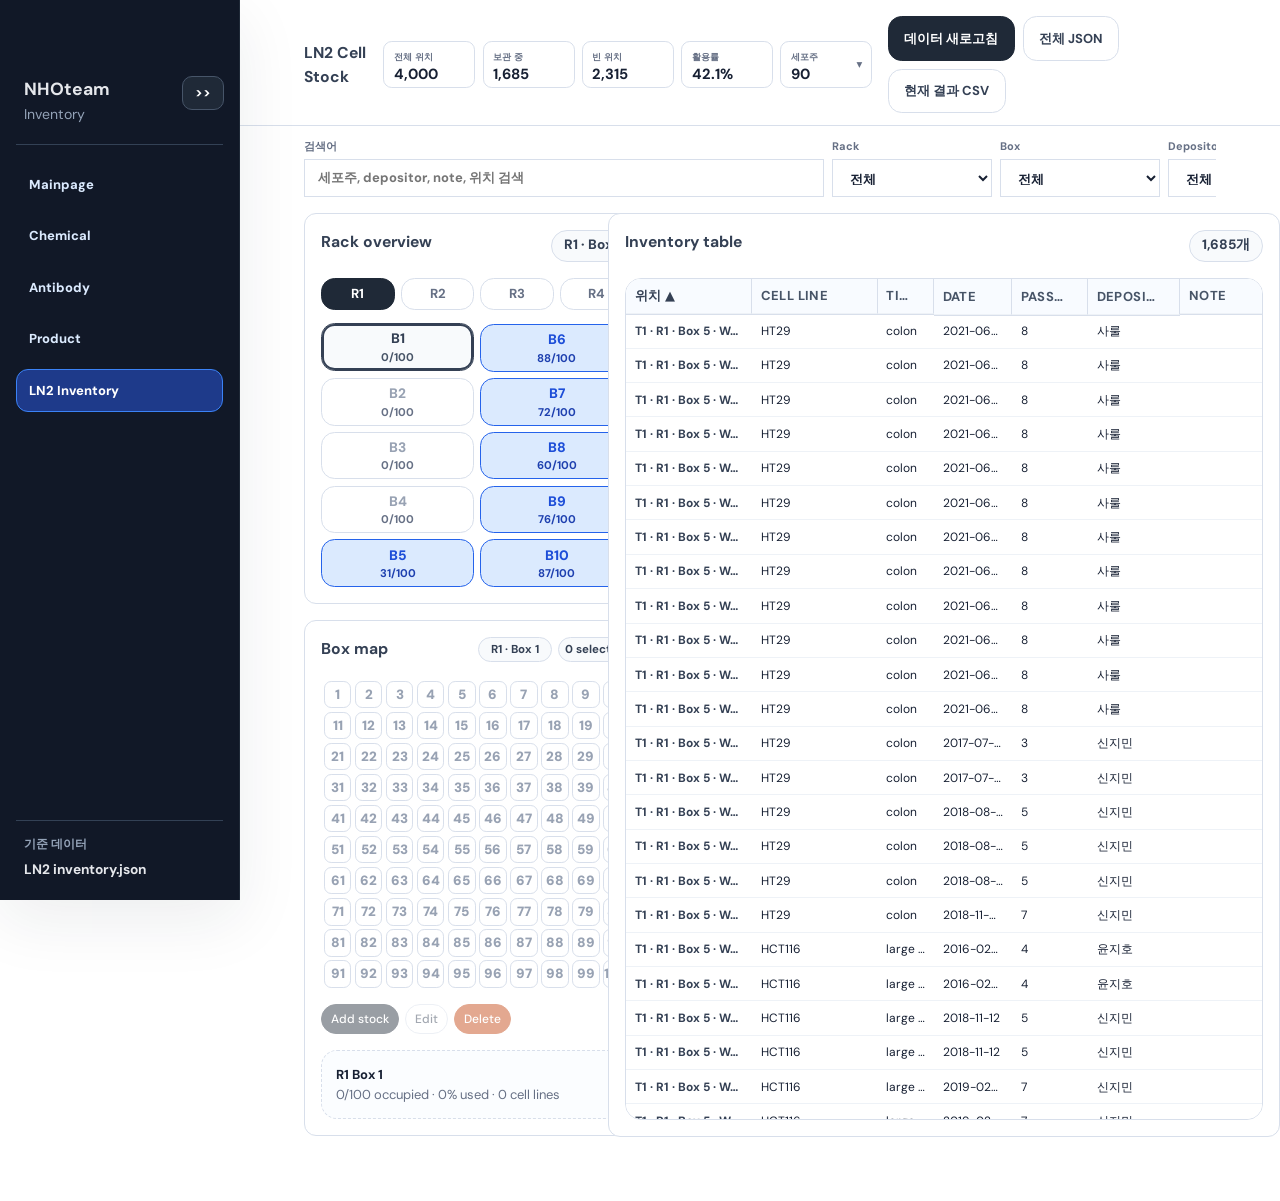
<file: ln2-inventory/index.html>
<!doctype html>
<html lang="ko">
<head>
  <meta charset="utf-8" />
  <meta name="viewport" content="width=device-width, initial-scale=1" />
  <title>LN2 Cell Line Inventory</title>
  <link href="https://fonts.googleapis.com/css2?family=DM+Mono:wght@400;500&family=DM+Sans:wght@400;500;600&display=swap" rel="stylesheet" />
  <link rel="stylesheet" href="./styles.css" />
</head>
<body>
  <button id="sidebarToggle" class="sidebar-toggle" type="button" aria-controls="sidebar" aria-expanded="true">&gt;&gt;</button>

  <div class="app-shell">

  <aside id="sidebar" class="sidebar" aria-label="page navigation">
    <div class="sidebar-header">
      <strong>NHOteam</strong>
      <span>Inventory</span>
    </div>
    <nav class="sidebar-nav">
      <a href="../#mainpage">Mainpage</a>
      <a href="../#chemical">Chemical</a>
      <a href="../#antibody">Antibody</a>
      <a href="../#product">Product</a>
      <a href="./" class="active">LN2 Inventory</a>
    </nav>
    <div class="sidebar-data-status">
      <span>기준 데이터</span>
      <strong>LN2 inventory.json</strong>
    </div>
  </aside>

  <div class="page-frame">
  <header class="hero">
    <div>
      <p class="eyebrow">LN2 Cell Stock</p>
    </div>
    <section class="kpis" aria-label="summary cards">
      <article class="kpi"><span data-i18n="totalSlots">전체 위치</span><strong id="totalSlots">-</strong></article>
      <article class="kpi"><span data-i18n="occupiedSlots">보관 중</span><strong id="occupiedSlots">-</strong></article>
      <article class="kpi"><span data-i18n="emptySlots">빈 위치</span><strong id="emptySlots">-</strong></article>
      <article class="kpi"><span data-i18n="utilization">활용률</span><strong id="utilization">-</strong></article>
      <div class="kpi-dropdown">
        <button id="cellLineToggleBtn" class="kpi kpi-button" type="button" aria-expanded="false" aria-controls="cellLineListPanel">
          <span data-i18n="cellLineCount">CELL LINES</span><strong id="cellLineCount">-</strong>
        </button>
        <section id="cellLineListPanel" class="cell-line-list-panel" aria-label="cell line list" hidden>
          <div id="cellLineList" class="cell-line-list"></div>
        </section>
      </div>
    </section>
    <div class="hero-actions">
      <button id="refreshBtn" type="button">데이터 새로고침</button>
      <button id="exportJsonBtn" type="button" class="secondary">전체 JSON</button>
      <button id="exportCsvBtn" type="button" class="secondary">현재 결과 CSV</button>
    </div>
  </header>

  <main>
    <section class="status-bar" id="sourceInfo" hidden></section>

    <section class="controls" aria-label="filters">
      <label class="search-control">
        검색어
        <input id="queryInput" type="search" placeholder="세포주, depositor, note, 위치 검색" />
      </label>
      <label>
        Rack
        <select id="rackFilter"><option value="">전체</option></select>
      </label>
      <label>
        Box
        <select id="boxFilter"><option value="">전체</option></select>
      </label>
      <label>
        Depositor
        <select id="depositorFilter"><option value="">전체</option></select>
      </label>
      <label>
        상태
        <select id="statusFilter">
          <option value="occupied">보관 중</option>
          <option value="empty">빈 위치</option>
          <option value="all">전체</option>
        </select>
      </label>
    </section>

    <section class="dashboard-layout">
      <div class="left-stack">
        <section class="panel">
          <div class="section-heading">
            <div>
              <p class="eyebrow">Rack overview</p>
            </div>
            <span id="selectedBoxLabel" class="pill">-</span>
          </div>
          <div id="rackToggle" class="rack-toggle" aria-label="rack selection"></div>
          <div id="rackOverview" class="rack-grid"></div>
        </section>

        <section class="panel">
          <div class="section-heading">
            <div>
              <p class="eyebrow">Box map</p>
            </div>
            <div class="map-status">
              <span id="mapSelectedBoxLabel" class="pill">-</span>
              <span id="selectedWellCount" class="pill">0 selected</span>
              <button id="clearSelectionBtn" type="button" class="secondary clear-selection-button" hidden>Clear</button>
            </div>
          </div>
          <div id="boxMap" class="box-map" aria-label="selected box wells"></div>
          <div class="selection-toolbar" aria-label="selected well actions">
            <button id="addStockBtn" type="button">Add stock</button>
            <button id="editStockBtn" type="button" class="secondary">Edit</button>
            <button id="deleteStockBtn" type="button" class="danger">Delete</button>
          </div>
          <div id="wellDetails" class="well-details">Well을 선택하면 상세 정보가 표시됩니다.</div>
        </section>
      </div>

      <section class="panel inventory-panel">
        <div class="section-heading">
          <div>
            <p class="eyebrow">Inventory table</p>
          </div>
          <span id="resultCount" class="pill">0개</span>
        </div>
        <div class="table-wrap">
          <table>
            <colgroup id="ln2TableCols"></colgroup>
            <thead>
              <tr>
                <th data-col="location"><span class="sort-label" data-sort="location">위치</span></th>
                <th data-col="cellLine"><span class="sort-label" data-sort="cellLine">Cell Line</span></th>
                <th data-col="tissue"><span class="sort-label" data-sort="tissue">Tissue</span></th>
                <th data-col="date"><span class="sort-label" data-sort="date">Date</span></th>
                <th data-col="passage"><span class="sort-label" data-sort="passage">Passage</span></th>
                <th data-col="depositor"><span class="sort-label" data-sort="depositor">Depositor</span></th>
                <th data-col="note"><span class="sort-label" data-sort="note">Note</span></th>
              </tr>
            </thead>
            <tbody id="inventoryBody"></tbody>
          </table>
        </div>
      </section>
    </section>
  </main>
  </div>
  </div>

  <dialog id="stockDialog">
    <form id="stockForm" method="dialog">
      <div class="dialog-header">
        <div>
          <p class="eyebrow">Cell stock</p>
          <h2 id="stockDialogTitle">Cell stock 정보 입력</h2>
        </div>
        <button id="closeStockDialogBtn" class="icon-button" type="button" aria-label="close">×</button>
      </div>
      <p id="stockDialogSummary" class="dialog-summary"></p>
      <div class="form-grid">
        <label class="full">Cell Line<input name="cellLine" required /></label>
        <label>Tissue<input name="tissue" /></label>
        <label>Date<input name="date" type="date" /></label>
        <label>Passage<input name="passage" /></label>
        <label>Depositor<input name="depositor" /></label>
        <label class="full">Note<textarea name="note" rows="3"></textarea></label>
      </div>
      <menu class="dialog-actions">
        <button type="button" id="cancelStockBtn">취소</button>
        <button class="primary-button" id="saveStockBtn" type="submit">저장</button>
      </menu>
    </form>
  </dialog>

  <template id="emptyStateTemplate">
    <tr><td colspan="7" class="empty-state">조건에 맞는 결과가 없습니다.</td></tr>
  </template>

  <script type="module" src="./src/app.js"></script>
  <script>
    if (new URLSearchParams(window.location.search).get('embedded') === '1') {
      document.body.classList.add('embedded');
    }
    document.querySelector('#sidebarToggle').addEventListener('click', () => {
      const collapsed = document.body.classList.toggle('sidebar-collapsed');
      document.querySelector('#sidebarToggle').setAttribute('aria-expanded', String(!collapsed));
      document.querySelector('#sidebarToggle').textContent = collapsed ? '>>' : '<<';
    });
  </script>
</body>
</html>
</file>
<file: ln2-inventory/styles.css>
:root {
  --bg: #f5f7fb;
  --card: #ffffff;
  --ink: #172033;
  --muted: #667085;
  --line: #d8dfeb;
  --accent: #2364aa;
  --accent-2: #1d9a8a;
  --warn: #f59e0b;
  --danger: #c2410c;
  --shadow: 0 20px 60px rgba(22, 34, 51, 0.08);
  --font: 'DM Sans', ui-sans-serif, system-ui, sans-serif;
  --mono: 'DM Mono', monospace;
  font-family: var(--font);
}

* { box-sizing: border-box; }
body {
  margin: 0;
  min-height: 100vh;
  color: var(--ink);
  background: #fff;
  font-family: var(--font);
  font-size: 13px;
  line-height: 1.5;
}

.app-shell {
  display: grid;
  grid-template-columns: 240px minmax(0, 1fr);
  min-height: 100vh;
  transition: grid-template-columns 0.24s cubic-bezier(0.2, 0, 0, 1);
  will-change: grid-template-columns;
}

body.sidebar-collapsed .app-shell {
  grid-template-columns: 0 minmax(0, 1fr);
}

.page-frame {
  min-width: 0;
}

body.embedded .app-shell {
  grid-template-columns: minmax(0, 1fr);
}

body.embedded .sidebar,
body.embedded .sidebar-toggle {
  display: none;
}

body.embedded .hero {
  padding-top: 1rem;
}

.sidebar-toggle {
  position: fixed;
  top: 76px;
  left: 182px;
  z-index: 30;
  width: 42px;
  height: 34px;
  min-height: 34px;
  padding: 0;
  border-radius: 10px;
  background: #1f2937;
  border-color: #475569;
  color: #fff;
  font-size: 0.84rem;
  line-height: 1;
  box-shadow: none;
  transition: left 0.24s cubic-bezier(0.2, 0, 0, 1), background 0.12s ease, border-color 0.12s ease;
  will-change: left;
}

body.sidebar-collapsed .sidebar-toggle {
  left: 18px;
  background: #1f2937;
  border-color: #1f2937;
}

.sidebar {
  position: sticky;
  top: 0;
  z-index: 20;
  width: 240px;
  height: 100vh;
  padding: 76px 16px 20px;
  overflow: hidden;
  background: #111827;
  color: #e5e7eb;
  border-right: 1px solid #1f2937;
  box-shadow: var(--shadow);
  display: flex;
  flex-direction: column;
  transition: opacity 0.24s cubic-bezier(0.2, 0, 0, 1);
  will-change: opacity;
}

.sidebar-header {
  display: grid;
  gap: 2px;
  min-height: 42px;
  padding: 0 58px 18px 8px;
  border-bottom: 1px solid #334155;
}

.sidebar-header strong { font-size: 1.1rem; }
.sidebar-header span { color: #94a3b8; font-size: 0.88rem; }
.sidebar-nav { display: grid; gap: 8px; margin-top: 18px; }
.sidebar-nav a {
  color: #dbeafe;
  text-decoration: none;
  font-weight: 800;
  padding: 11px 12px;
  border-radius: 12px;
  border: 1px solid transparent;
}
.sidebar-nav a:hover,
.sidebar-nav a.active {
  color: #ffffff;
  background: #1e3a8a;
  border-color: #3b82f6;
}
.sidebar-data-status {
  margin-top: auto;
  padding: 14px 8px 0;
  border-top: 1px solid #334155;
}
.sidebar-data-status span,
.sidebar-data-status strong { display: block; }
.sidebar-data-status span { color: #94a3b8; font-size: 0.78rem; font-weight: 800; }
.sidebar-data-status strong { margin-top: 6px; font-size: 0.86rem; overflow-wrap: anywhere; }
body.sidebar-collapsed .sidebar { opacity: 0; pointer-events: none; }

.hero {
  display: flex;
  justify-content: space-between;
  gap: 1rem;
  align-items: center;
  padding: 1rem clamp(1rem, 5vw, 4rem) 0.75rem;
  border-bottom: 1px solid var(--line);
  margin-bottom: 0.75rem;
}

.hero h1 { margin: 0.12rem 0 0.38rem; font-size: clamp(1.65rem, 2.8vw, 2.4rem); font-weight: 700; line-height: 1.08; }
.subtitle { margin: 0; max-width: 44rem; color: var(--muted); font-size: 0.96rem; }
.eyebrow { margin: 0; text-transform: none; font-size: 0.98rem; letter-spacing: 0; color: #344054; font-weight: 700; }
.hero-actions { display: flex; flex-wrap: wrap; gap: 0.5rem; }
button, select, input, textarea {
  border: 1px solid var(--line);
  border-radius: 0.85rem;
  background: #fff;
  color: var(--ink);
  min-height: 2.7rem;
  font: inherit;
}
button { padding: 0.72rem 0.95rem; background: #1f2937; color: #fff; border-color: #1f2937; font-weight: 700; cursor: pointer; box-shadow: none; }
button.secondary { background: #fff; color: #344054; border-color: var(--line); box-shadow: none; }
button.danger { background: var(--danger); border-color: var(--danger); }
button:hover:not(:disabled) { transform: translateY(-1px); }
button:disabled { cursor: not-allowed; opacity: 0.45; transform: none; box-shadow: none; }

main {
  padding: 0 clamp(1rem, 5vw, 4rem) 4rem;
}
.status-bar {
  margin-bottom: 1rem;
  padding: 0.9rem 1rem;
  border: 1px solid var(--line);
  border-radius: 0.65rem;
  background: #fff;
  color: var(--muted);
}
.kpis { display: flex; flex: 1 1 auto; justify-content: flex-end; gap: 0.45rem; margin: 0; min-width: 0; }
.kpi, .panel {
  background: #fff;
  border: 1px solid var(--line);
  border-radius: 0.75rem;
  box-shadow: none;
}
.kpi { flex: 1 1 6.25rem; max-width: 8rem; min-height: 2.25rem; min-width: 5.75rem; padding: 0.26rem 0.6rem; border-radius: 0.55rem; }
.kpi span { color: var(--muted); font-weight: 700; font-size: 0.58rem; text-transform: uppercase; letter-spacing: 0.03em; line-height: 1; }
.kpi strong { display: block; margin-top: 0.08rem; font-size: 0.92rem; line-height: 1.05; }
.kpi-dropdown {
  position: relative;
  flex: 1 1 6.25rem;
  max-width: 8rem;
  min-width: 5.75rem;
}
.kpi-dropdown .kpi {
  width: 100%;
  max-width: none;
  min-width: 0;
}
.kpi-button {
  display: block;
  position: relative;
  text-align: left;
  background: #fff;
  color: var(--ink);
  box-shadow: none;
  cursor: pointer;
  padding-right: 1.45rem;
}
.kpi-button::after {
  content: '\25BE';
  position: absolute;
  right: 0.55rem;
  top: 50%;
  color: var(--muted);
  font-size: 0.72rem;
  line-height: 1;
  transform: translateY(-50%);
}
.kpi-button[aria-expanded="true"]::after {
  content: '\25B4';
}
.kpi-button:hover,
.kpi-button[aria-expanded="true"] {
  border-color: #2364aa;
  background: #f8fbff;
}
.kpi-button[aria-expanded="true"] {
  box-shadow: inset 0 0 0 1px #2364aa;
}
.panel { padding: 1rem; }
.cell-line-list-panel {
  position: absolute;
  top: calc(100% + 0.35rem);
  right: 0;
  z-index: 40;
  width: min(22rem, 80vw);
  padding: 0.4rem;
  border: 1px solid var(--line);
  border-radius: 0.75rem;
  background: #fff;
  box-shadow: 0 16px 36px rgba(15, 23, 42, 0.16);
}
.cell-line-list {
  display: grid;
  gap: 0.18rem;
  max-height: 18rem;
  overflow: auto;
}
.cell-line-item {
  min-height: 2rem;
  width: 100%;
  padding: 0.34rem 0.55rem;
  border: 0;
  border-radius: 0.45rem;
  background: #fff;
  color: var(--ink);
  box-shadow: none;
  font-size: 0.84rem;
  font-weight: 700;
  text-align: left;
  overflow: hidden;
  text-overflow: ellipsis;
  white-space: nowrap;
}
.cell-line-item:hover:not(:disabled) {
  background: #f8fbff;
  transform: none;
}
.controls { --search-w:520px;--filter-w:160px;display:flex;gap:8px;align-items:flex-end;margin-bottom:1rem;overflow-x:auto; }
.controls label { display:grid;flex:0 0 var(--filter-w);width:var(--filter-w);min-width:var(--filter-w);max-width:var(--filter-w);gap:4px;color:var(--muted);font-weight:700;font-size:11px; }
.controls .search-control { flex:1 0 var(--search-w);width:auto;min-width:var(--search-w);max-width:none; }
input, select, textarea { width: 100%; padding: 0.65rem 0.8rem; }
.controls input,.controls select { height:38px;min-height:38px;border-radius:var(--radius-sm);font-size:13px;background:#fff; }
textarea { resize: vertical; }
.dashboard-layout { display: grid; grid-template-columns: minmax(18rem, 0.48fr) minmax(42rem, 1.52fr); gap: 1rem; align-items: start; }
.left-stack { display: grid; gap: 1rem; }
.inventory-panel { min-width: 0; min-height: 0; display: flex; flex-direction: column; overflow: hidden; }
.section-heading { display: flex; align-items: start; justify-content: space-between; gap: 1rem; margin-bottom: 1rem; }
.section-heading > div:first-child { min-width: max-content; }
.section-heading h2 { margin: 0.15rem 0 0; }
.pill { display: inline-flex; align-items: center; min-height: 2rem; padding: 0.3rem 0.75rem; border-radius: 999rem; background: #f8fafc; color: #344054; border: 1px solid var(--line); font-weight: 800; font-size: 0.85rem; white-space: nowrap; }
.map-status { display: flex; align-items: center; justify-content: flex-end; gap: 0.4rem; flex-wrap: nowrap; min-width: max-content; }
.map-status .pill,
.map-status button { flex: 0 0 auto; }
.map-status .pill {
  min-height: 1.55rem;
  padding: 0.16rem 0.38rem;
  font-size: 0.72rem;
  font-weight: 700;
}
#mapSelectedBoxLabel {
  min-width: 4.6rem;
  justify-content: center;
}
#selectedWellCount {
  justify-content: center;
  min-width: 4.7rem;
  font-variant-numeric: tabular-nums;
}
.clear-selection-button {
  min-height: 1.55rem;
  padding: 0.16rem 0.38rem;
  border-radius: 999rem;
  font-family: var(--font);
  font-size: 0.72rem;
  font-weight: 500;
}
.clear-selection-button[hidden] { display: none; }
.mini-controls { display: flex; gap: 0.5rem; min-width: 11rem; }
.rack-toggle { display: grid; grid-template-columns: repeat(4, minmax(0, 1fr)); gap: 0.35rem; margin-bottom: 0.85rem; }
.rack-toggle button {
  min-height: 2.05rem;
  padding: 0.35rem 0.45rem;
  border-color: var(--line);
  background: #fff;
  color: var(--muted);
  box-shadow: none;
  font-size: 0.82rem;
}
.rack-toggle button.active { background: #1f2937; border-color: #1f2937; color: #fff; box-shadow: none; }
.rack-grid { display: grid; gap: 1rem; }
.rack-card h3 { margin: 0 0 0.7rem; }
.box-chips { display: grid; grid-template-columns: repeat(2, minmax(4.25rem, 1fr)); grid-auto-flow: column; grid-template-rows: repeat(5, minmax(0, auto)); gap: 0.38rem; }
.box-chip {
  display: grid;
  place-items: center;
  min-height: 2.55rem;
  border: 1px solid var(--line);
  border-radius: 0.85rem;
  background: #f8fbff;
  cursor: pointer;
  transition: 0.15s ease;
  font-size: 0.86rem;
  font-weight: 800;
  box-shadow: none;
  color: var(--ink);
  padding: 0.26rem 0.35rem;
}
.box-chip small { display: block; color: var(--muted); font-size: 0.7rem; font-weight: 700; }
.box-chip:hover, .box-chip.active { border-color: #98a2b3; background: #f8fafc; transform: translateY(-1px); }
.box-chip.occupied { background: #dbeafe; border-color: #2563eb; color: #1d4ed8; }
.box-chip.occupied small { color: #1e40af; }
.box-chip.occupied.active,
.box-chip.occupied:hover { background: #bfdbfe; border-color: #1d4ed8; color: #1e40af; }
.box-chip.occupied.active {
  background: #93c5fd;
  border-color: #1e40af;
  color: #172554;
  box-shadow: inset 0 0 0 2px #1e40af;
}
.box-chip.occupied.active small { color: #1e3a8a; }
.box-chip.full { background: #bfdbfe; border-color: #1d4ed8; }
.box-chip.empty { background: #fff; color: #98a2b3; }
.box-chip.empty.active {
  background: #f8fafc;
  border-color: #344054;
  color: #344054;
  box-shadow: inset 0 0 0 2px #344054;
}
.box-chip.empty.active small { color: #475467; }
.box-map { display: grid; grid-template-columns: repeat(10, minmax(1.72rem, 1fr)); gap: 0.22rem; justify-content: stretch; overflow-x: hidden; padding: 0.18rem 0.18rem 0.28rem; }
.well {
  width: 100%;
  height: auto;
  aspect-ratio: 1;
  min-width: 0;
  min-height: 0;
  border: 1px solid var(--line);
  border-radius: 0.45rem;
  background: #fff;
  display: grid;
  place-items: center;
  padding: 0;
  line-height: 1;
  font-size: 0.84rem;
  font-weight: 900;
  cursor: pointer;
  color: var(--ink);
  box-shadow: none;
  transform: none;
}
.well:hover:not(:disabled) { transform: none; }
.well.occupied { background: #dbeafe; border-color: #2563eb; color: #1d4ed8; }
.well.empty { color: #98a2b3; }
.well.selected { border-color: #344054; background: #f8fafc; color: #344054; box-shadow: inset 0 0 0 2px #344054; }
.well.occupied.selected { border-color: #1d4ed8; background: #bfdbfe; color: #1e40af; box-shadow: inset 0 0 0 2px #1d4ed8; }
.selection-toolbar { display: flex; flex-wrap: wrap; gap: 0.4rem; align-items: center; margin-top: 0.75rem; }
.selection-toolbar button {
  min-height: 1.9rem;
  padding: 0.26rem 0.55rem;
  border-radius: 999rem;
  font-family: var(--font);
  font-size: 12px;
  font-weight: 500;
}
.well-details { margin-top: 1rem; border: 1px dashed var(--line); border-radius: 1rem; padding: 0.85rem; background: #fbfdff; color: var(--muted); min-height: 4rem; }
.well-details strong { color: var(--ink); }
.table-wrap { flex: 1 1 auto; min-height: 0; overflow-y: auto; overflow-x: hidden; border: 1px solid var(--line); border-radius: 1rem; max-height: none; position: relative; width: 100%; }
table { width: 100%; max-width: 100%; border-collapse: separate; border-spacing: 0; min-width: 0; background: #fff; table-layout: fixed; font-size: 12px; }
thead { position: sticky; top: 0; z-index: 6; }
th, td { padding: 0.48rem 0.55rem; border-bottom: 1px solid #eef2f7; text-align: left; vertical-align: middle; overflow: hidden; text-overflow: ellipsis; white-space: nowrap; }
th { position: sticky; top: 0; z-index: 7; background: #f8fbff; color: #475467; font-size: 13px; font-weight: 700; text-transform: uppercase; letter-spacing: 0.03em; white-space: nowrap; user-select: none; border-right: 1px solid var(--line); box-shadow: 0 1px 0 var(--line); }
th:last-child { border-right: none; }
th.sort-asc,
th.sort-desc { color: #344054; }
.sort-label { display: inline-block; max-width: calc(100% - 8px); overflow: hidden; text-overflow: ellipsis; vertical-align: top; cursor: pointer; }
th.sort-asc .sort-label::after { content: ' \25B2'; }
th.sort-desc .sort-label::after { content: ' \25BC'; }
tbody tr:hover { background: #fbfdff; }
tbody tr.selected { background: #eaf2ff; }
tbody tr.selected:hover { background: #dbeafe; }
.col-resizer { position: absolute; right: 0; top: 0; width: 6px; height: 100%; cursor: col-resize; z-index: 2; }
.col-resizer:hover,
.col-resizer.dragging { background: #344054; opacity: 0.45; }
.location { font-weight: 700; color: #344054; white-space: nowrap; }
.muted { color: var(--muted); }
.empty-state { text-align: center; padding: 3rem; color: var(--muted); }
.badge { display: inline-flex; align-items: center; padding: 0.12rem 0.42rem; border-radius: 999rem; background: #f8fafc; color: #344054; border: 1px solid var(--line); font-size: 12px; font-weight: 600; }

#stockDialog { width: min(44rem, calc(100vw - 2rem)); border: 0; border-radius: 1.2rem; padding: 0; box-shadow: 0 24px 80px rgba(15, 23, 42, 0.28); }
#stockDialog::backdrop { background: rgba(15, 23, 42, 0.45); }
#stockForm { padding: 1.2rem; }
.dialog-header { display: flex; justify-content: space-between; gap: 1rem; align-items: start; margin-bottom: 0.75rem; }
.dialog-header h2 { margin: 0.15rem 0 0; }
.icon-button { width: 2.35rem; min-height: 2.35rem; padding: 0; border-radius: 0.65rem; background: #fff; color: var(--ink); border-color: var(--line); box-shadow: none; font-size: 1.25rem; }
.dialog-summary { margin: 0 0 1rem; color: var(--muted); font-weight: 700; }
.form-grid { display: grid; grid-template-columns: repeat(2, minmax(0, 1fr)); gap: 0.85rem; }
.form-grid .full { grid-column: 1 / -1; }
.dialog-actions { display: flex; justify-content: flex-end; gap: 0.6rem; margin: 1rem 0 0; padding: 0; }
.primary-button { background: #1f2937; color: #fff; border-color: #1f2937; }

@media (prefers-reduced-motion: reduce) {
  .app-shell,
  .sidebar-toggle,
  .sidebar { transition: none; }
}

@media (max-width: 1180px) {
  .kpis { justify-content: flex-start; flex-wrap: wrap; }
  .controls { flex-wrap: wrap; overflow-x: visible; }
  .controls label { flex: 1 1 calc(50% - 8px); min-width: 180px; max-width: none; width: auto; }
  .controls .search-control { flex-basis: 100%; min-width: 100%; }
  .dashboard-layout { grid-template-columns: 1fr; }
  .inventory-panel { height: auto !important; max-height: none !important; }
  .table-wrap { max-height: 42rem; }
}
@media (max-width: 860px) {
  .app-shell { grid-template-columns: 0 minmax(0, 1fr); }
  body:not(.sidebar-collapsed) .app-shell { grid-template-columns: min(280px, 82vw) minmax(0, 1fr); }
  .sidebar { width: min(280px, 82vw); }
  .sidebar-toggle { left: 18px; }
}
@media (max-width: 720px) {
  .hero { flex-direction: column; align-items: stretch; padding-top: 1rem; }
  .kpis { justify-content: flex-start; }
  .kpi { flex: 1 1 calc(50% - 0.35rem); }
  .form-grid { grid-template-columns: 1fr; }
  .controls label,.controls .search-control { flex-basis: 100%; min-width: 100%; width: 100%; }
  .rack-toggle { grid-template-columns: repeat(2, minmax(0, 1fr)); }
  .box-chips { grid-template-columns: repeat(2, minmax(4.25rem, 1fr)); grid-auto-flow: column; grid-template-rows: repeat(5, minmax(0, auto)); }
  .section-heading { flex-direction: column; }
  .mini-controls { width: 100%; }
}
</file>
